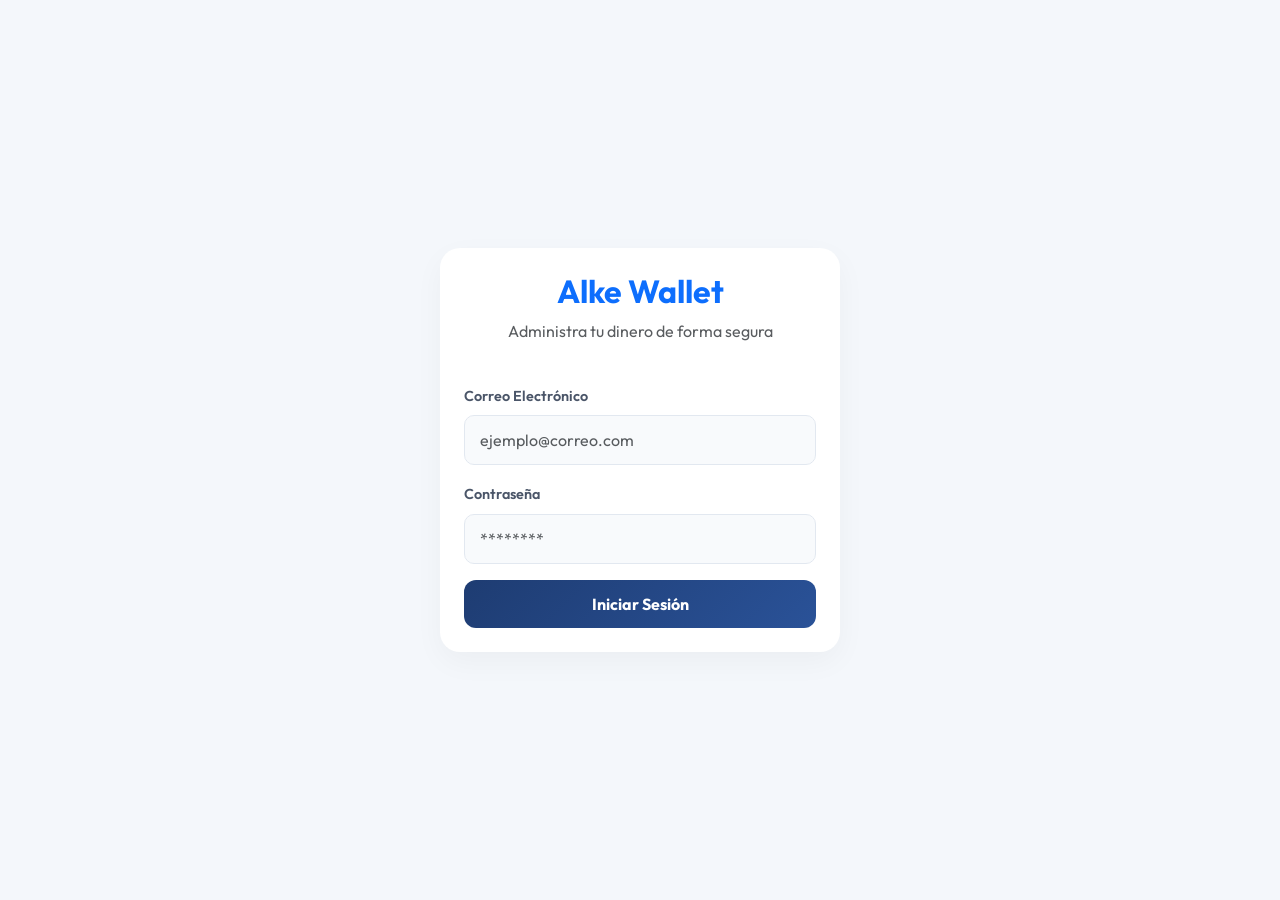
<file: deposit.html>
<!DOCTYPE html>
<html lang="es">
<head>
    <meta charset="UTF-8">
    <meta name="viewport" content="width=device-width, initial-scale=1.0">
    <title>Alke Wallet - Depositar</title>
    <link href="https://cdn.jsdelivr.net/npm/bootstrap@5.3.0/dist/css/bootstrap.min.css" rel="stylesheet">
    <link rel="stylesheet" href="./css/deposit.css">
    <link rel="stylesheet" href="./css/global.css">
</head>
<body>

    <nav class="navbar navbar-dark fintech-primary">
        <div class="container">
            <a class="navbar-brand" href="menu.html">⬅ Volver al Menú</a>
        </div>
    </nav>

    <div class="container mt-5 fade-in-section" id="depositContent">
        <div class="card fintech-card p-4 mx-auto" style="max-width: 500px;">
            <h4 class="mb-4">Ingresar Dinero</h4>
            
            <p class="text-muted">Saldo actual: <strong id="saldoTransferencia">$0</strong></p>

            <form id="depositForm">
                <div class="mb-3">
                    <label for="depositAmount" class="form-label">Monto a Depositar ($)</label>
                    <input type="number" class="form-control" id="depositAmount" min="1" required placeholder="Ej: 50000">
                </div>
                <button type="submit" class="btn btn-primary w-100 fw-bold">Realizar Depósito</button>
            </form>
            
            <div id="transferMessage" class="mt-3 text-center" style="display: none;"></div>
        </div>
    </div>

    <script src="https://code.jquery.com/jquery-3.6.0.min.js"></script>
    <script src="./js/global.js"></script>
    <script src="./js/deposit.js"></script>
</body>
</html>
</file>
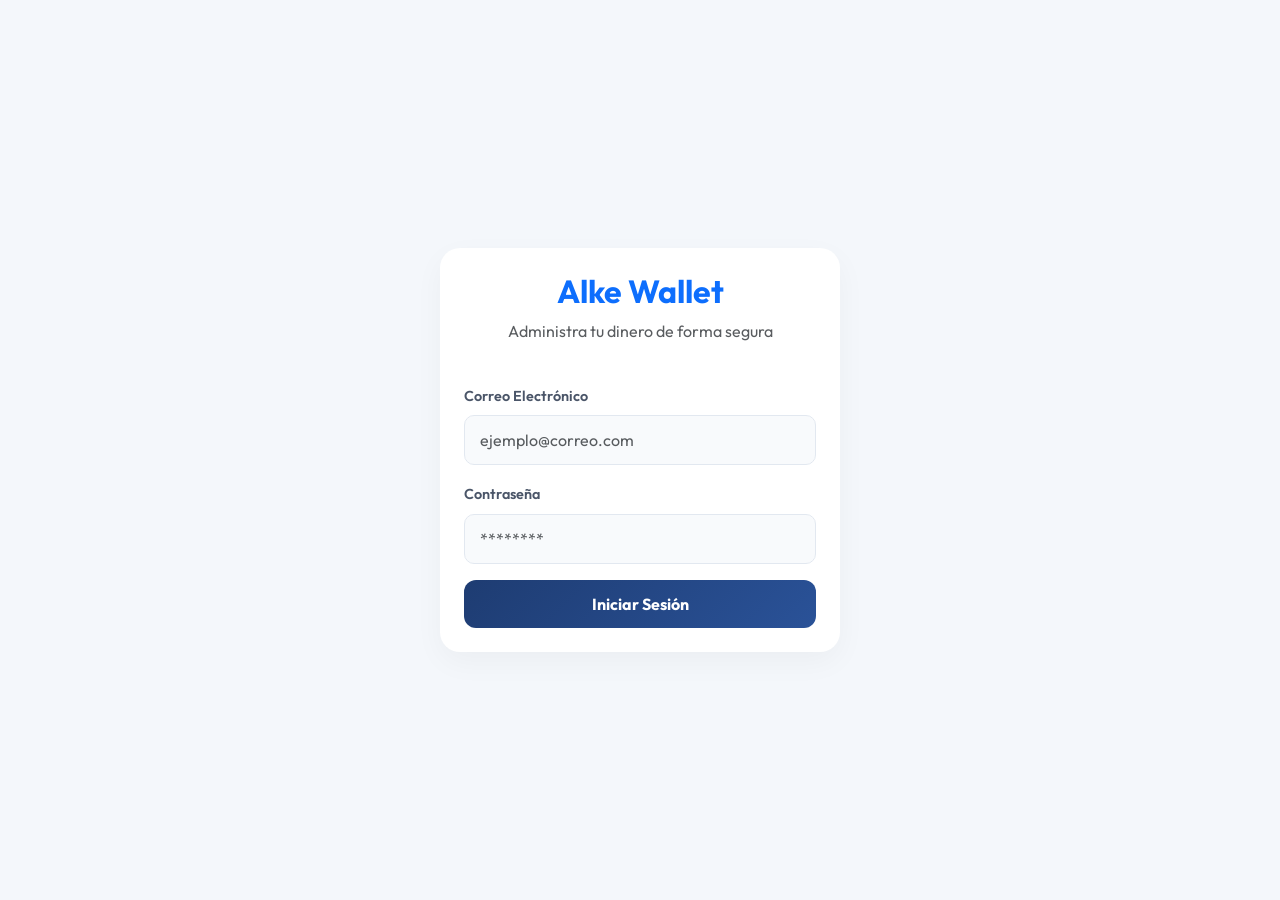
<file: login.html>
<!DOCTYPE html>
<html lang="es">
<head>
    <meta charset="UTF-8">
    <meta name="viewport" content="width=device-width, initial-scale=1.0">
    <title>Alke Wallet - Login</title>
    <!-- Bootstrap CSS -->
    <link href="https://cdn.jsdelivr.net/npm/bootstrap@5.3.0/dist/css/bootstrap.min.css" rel="stylesheet">
    <link rel="stylesheet" href="./css/global.css">
    <link rel="stylesheet" href="./css/login.css">   

</head>
<body class="d-flex align-items-center justify-content-center vh-100">

    <div class="card fintech-card p-4" style="width: 100%; max-width: 400px;">
        <div class="text-center mb-4">
            <h2 class="text-primary fw-bold">Alke Wallet</h2>
            <p class="text-muted">Administra tu dinero de forma segura</p>
        </div>
        
        <form id="loginForm">
            <div class="mb-3">
                <label for="email" class="form-label">Correo Electrónico</label>
                <input type="email" class="form-control" id="email" required placeholder="ejemplo@correo.com">
            </div>
            <div class="mb-3">
                <label for="password" class="form-label">Contraseña</label>
                <input type="password" class="form-control" id="password" required placeholder="********">
            </div>
            <button type="submit" class="btn btn-primary w-100 fw-bold">Iniciar Sesión</button>
        </form>
    </div>

    <!-- jQuery y Scripts propios -->
    <script src="https://code.jquery.com/jquery-3.6.0.min.js"></script>
<script src="js/global.js"></script>
<script src="js/login.js"></script>
</body>
</html>
</file>
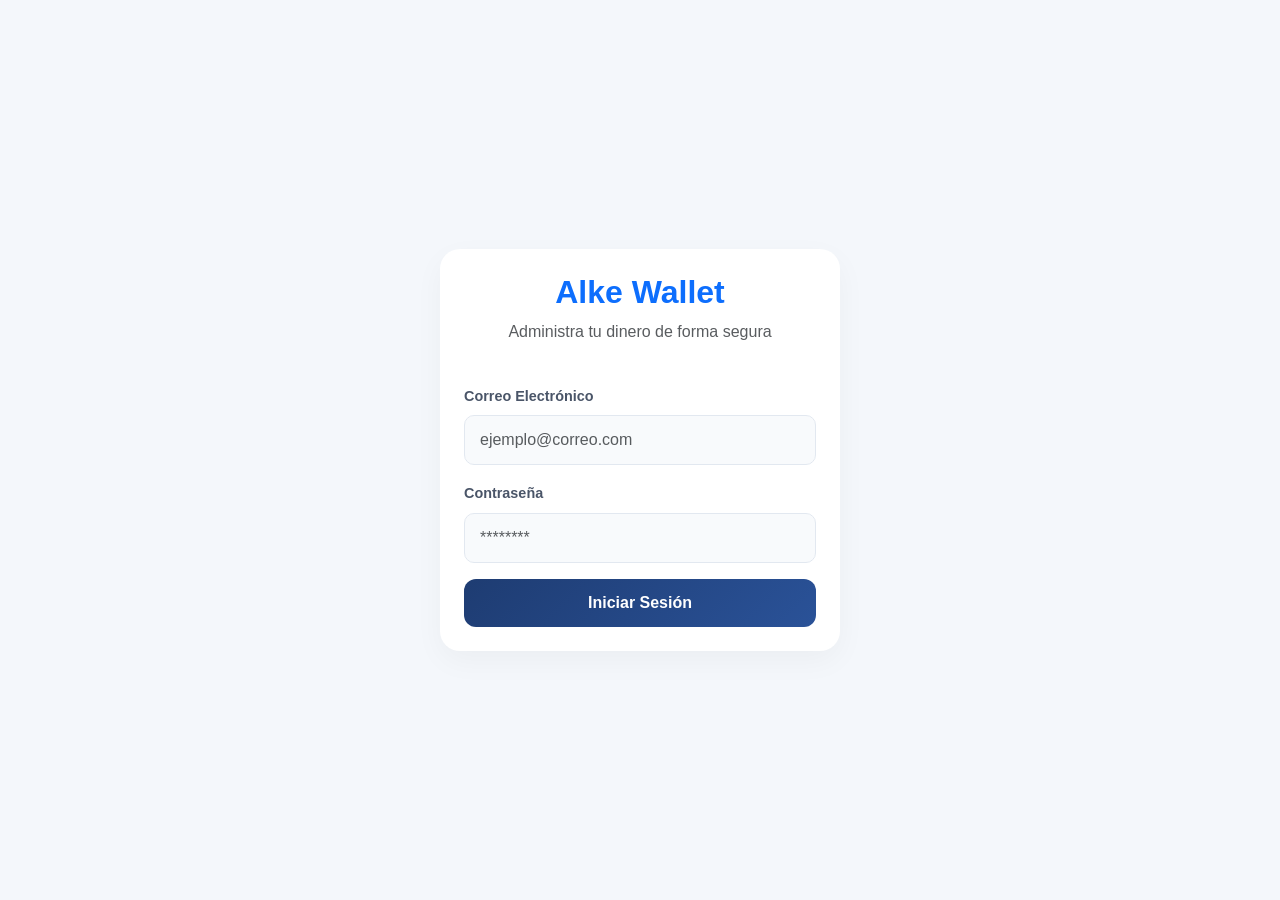
<file: menu.html>
<!DOCTYPE html>
<html lang="es">
<head>
    <meta charset="UTF-8">
    <meta name="viewport" content="width=device-width, initial-scale=1.0">
    <title>Alke Wallet - Menú Principal</title>
    <link href="https://cdn.jsdelivr.net/npm/bootstrap@5.3.0/dist/css/bootstrap.min.css" rel="stylesheet">
    <link rel="stylesheet" href="./css/global.css">
    <link rel="stylesheet" href="./css/menu.css">
</head>
<body>

    <!-- Navbar Bootstrap -->
    <nav class="navbar navbar-expand-lg navbar-dark fintech-primary">
        <div class="container">
            <a class="navbar-brand fw-bold" href="#">Alke Wallet</a>
            <div class="d-flex">
                <button id="logoutBtn" class="btn btn-outline-light btn-sm">Cerrar Sesión</button>
            </div>
        </div>
    </nav>

    <!-- Contenedor Principal -->
    <div class="container mt-5 fade-in-section" id="menuContent">
        
        <!-- Sección del Saldo -->
        <div class="row justify-content-center">
            <div class="col-md-8 text-center mb-4">
                <h3 class="fw-light">Bienvenido de vuelta</h3>
                <div class="card fintech-card p-4 mt-3">
                    <p class="text-muted mb-1">Saldo Disponible</p>
                    <h1 class="balance-text" id="saldoActual">$0</h1>
                </div>
            </div>
        </div>

        <!-- Botones de Acción -->
        <div class="row justify-content-center text-center">
            <div class="col-md-4 mb-3">
                <a href="sendmoney.html" class="card fintech-card p-4 text-decoration-none text-dark">
                    <h5 class="mb-0">💸 Enviar Dinero</h5>
                </a>
            </div>
            <div class="col-md-4 mb-3">
                <a href="deposit.html" class="card fintech-card p-4 text-decoration-none text-dark">
                    <h5 class="mb-0">📥 Depositar</h5>
                </a>
            </div>
            <div class="col-md-4 mb-3">
                <a href="transactions.html" class="card fintech-card p-4 text-decoration-none text-dark">
                    <h5 class="mb-0">📋 Movimientos</h5>
                </a>
            </div>
        </div>
    </div>

    <script src="https://code.jquery.com/jquery-3.6.0.min.js"></script>
    <script src="./js/global.js"></script>
    <script src="./js/menu.js"></script>
</body>
</html>
</file>
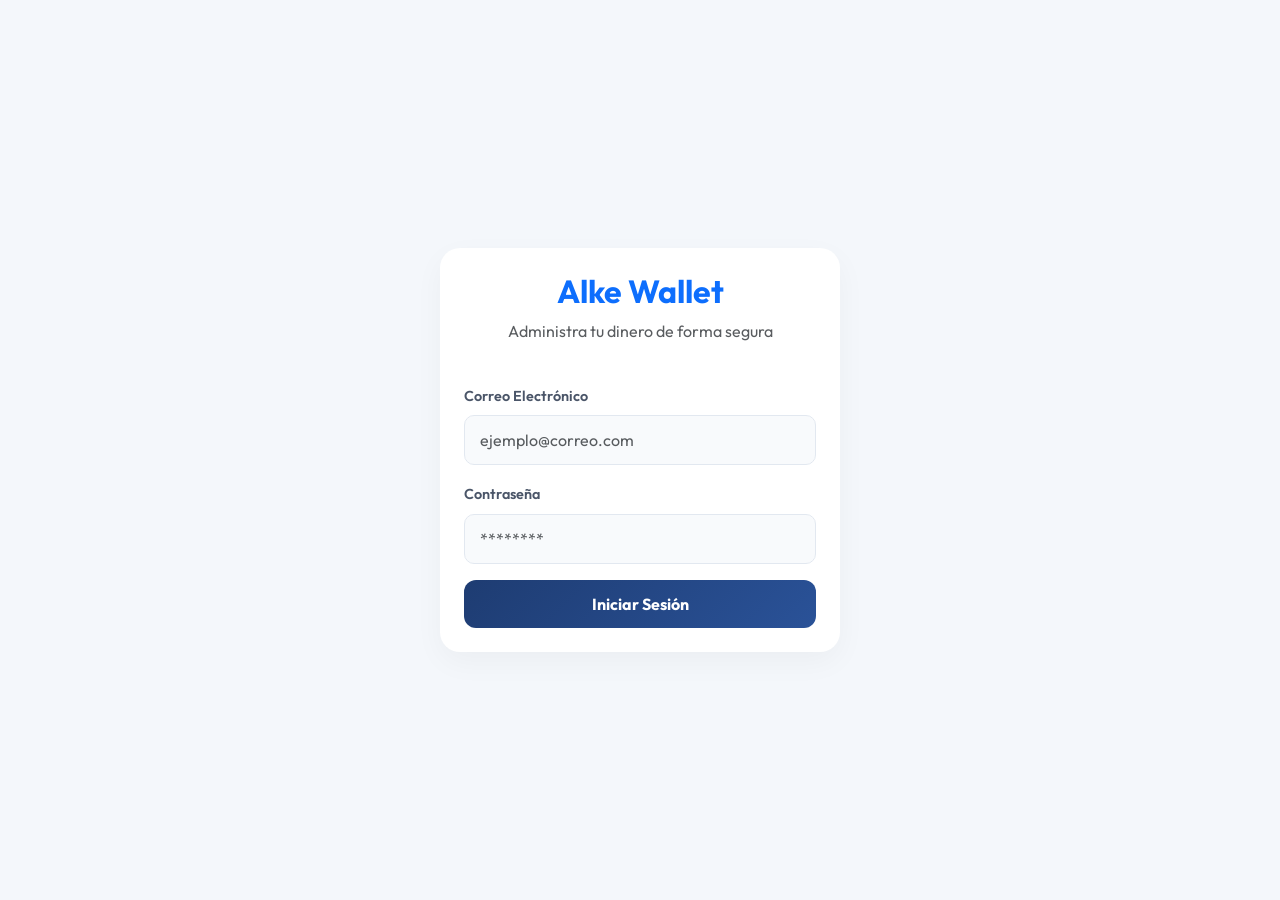
<file: transactions.html>
<!DOCTYPE html>
<html lang="es">
<head>
    <meta charset="UTF-8">
    <meta name="viewport" content="width=device-width, initial-scale=1.0">
    <title>Alke Wallet - Últimos Movimientos</title>
    <link href="https://cdn.jsdelivr.net/npm/bootstrap@5.3.0/dist/css/bootstrap.min.css" rel="stylesheet">
    <link rel="stylesheet" href="./css/transactions.css">
    <link rel="stylesheet" href="./css/global.css">
</head>
<body>

    <nav class="navbar navbar-dark fintech-primary">
        <div class="container">
            <a class="navbar-brand" href="menu.html">⬅ Volver al Menú</a>
        </div>
    </nav>

    <div class="container mt-5 fade-in-section" id="transactionsContent">
        <div class="card fintech-card p-4 mx-auto" style="max-width: 800px;">
            <h4 class="mb-4">Últimos Movimientos</h4>
            
            <div class="table-responsive">
                <table class="table table-hover align-middle">
                    <thead class="table-light">
                        <tr>
                            <th>Fecha</th>
                            <th>Tipo</th>
                            <th>Detalle</th>
                            <th class="text-end">Monto</th>
                        </tr>
                    </thead>
                    <tbody id="tablaMovimientos">
                        <!-- Las transacciones se cargarán aquí con jQuery -->
                    </tbody>
                </table>
            </div>
            <div id="mensajeSinMovimientos" class="text-center text-muted" style="display: none;">
                No hay movimientos recientes.
            </div>
        </div>
    </div>

    <script src="https://code.jquery.com/jquery-3.6.0.min.js"></script>
    <script src="./js/global.js"></script>
    <script src="./js/transactions.js"></script>
</body>
</html>
</file>
<file: css/deposit.css>
/* 
    La vista de Depósito hereda los estilos base de global.css.
    Este archivo está preparado para escalar la UI si se agregan 
    pasarelas de pago o selectores de tarjetas específicos.
*/
</file>
<file: css/global.css>
/* Tipografía y fondo general */
@import url('https://fonts.googleapis.com/css2?family=Outfit:wght@300;400;600;700&display=swap');

body {
    background-color: #f4f7fb;
    font-family: 'Outfit', sans-serif;
    color: #2d3748;
}

/* Barra de Navegación */
.fintech-primary {
    background: linear-gradient(135deg, #1e3c72 0%, #2a5298 100%) !important;
    box-shadow: 0 4px 15px rgba(0,0,0,0.1);
    padding: 15px 0;
}
.navbar-brand { font-size: 1.5rem; letter-spacing: 0.5px; }

/* Tarjetas (Cards) base */
.fintech-card {
    border: none !important;
    border-radius: 20px;
    background-color: #ffffff;
    box-shadow: 0 10px 30px rgba(0, 0, 0, 0.04);
    transition: all 0.3s ease;
}
a.fintech-card:hover {
    transform: translateY(-5px);
    box-shadow: 0 15px 35px rgba(42, 82, 152, 0.15);
}

/* Títulos y Botones Primarios */
h1, h2, h3, h4, h5 { font-weight: 600; color: #1a202c; }

.btn-primary {
    background: linear-gradient(135deg, #1e3c72 0%, #2a5298 100%) !important; 
    border: none !important;
    font-weight: 600;
    padding: 12px 20px;
    border-radius: 12px;
    transition: all 0.3s ease;
}
.btn-primary:hover {
    transform: translateY(-2px);
    box-shadow: 0 8px 20px rgba(42, 82, 152, 0.3);
}

/* Formularios genéricos (usados en login, transferencias y depósitos) */
.form-control {
    border-radius: 10px;
    padding: 12px 15px;
    border: 1px solid #e2e8f0;
    background-color: #f8fafc;
}
.form-control:focus {
    background-color: #ffffff;
    border-color: #2a5298;
    box-shadow: 0 0 0 4px rgba(42, 82, 152, 0.1);
}
.form-label { font-weight: 600; color: #4a5568; font-size: 0.9rem; }

/* Utilidad general */
.fade-in-section { display: none; }
</file>
<file: css/login.css>
/* 
    La vista de Login hereda la estructura de tarjetas (.fintech-card), 
    botones (.btn-primary) y formularios (.form-control) de global.css.
    Este archivo se reserva para futuras animaciones exclusivas del inicio de sesión.
*/
</file>
<file: css/menu.css>
/* Estilo específico para el número grande del saldo disponible */
.balance-text {
    font-size: 3.5rem;
    font-weight: 700;
    
    /* Degradado de fondo (versión webkit y estándar) */
    background: -webkit-linear-gradient(135deg, #1e3c72, #2a5298);
    background: linear-gradient(135deg, #1e3c72, #2a5298);
    
    /* Recorte del fondo al texto (versión webkit y estándar) */
    -webkit-background-clip: text;
    background-clip: text;
    
    /* Relleno transparente (versión webkit y estándar) */
    -webkit-text-fill-color: transparent;
    color: transparent;
    
    margin-top: 10px;
}
</file>
<file: css/transactions.css>
/* Estilos específicos para la tabla de historial */
.table { color: #2d3748; }

.table-light th {
    background-color: #f8fafc;
    color: #718096;
    font-size: 0.85rem;
    text-transform: uppercase;
    letter-spacing: 1px;
    border-bottom: 2px solid #e2e8f0;
    padding: 15px;
}

.table td {
    padding: 15px;
    vertical-align: middle;
}

/* Etiquetas de estado (Ingreso/Egreso) */
.badge {
    padding: 8px 12px;
    border-radius: 8px;
    font-weight: 600;
}
</file>
